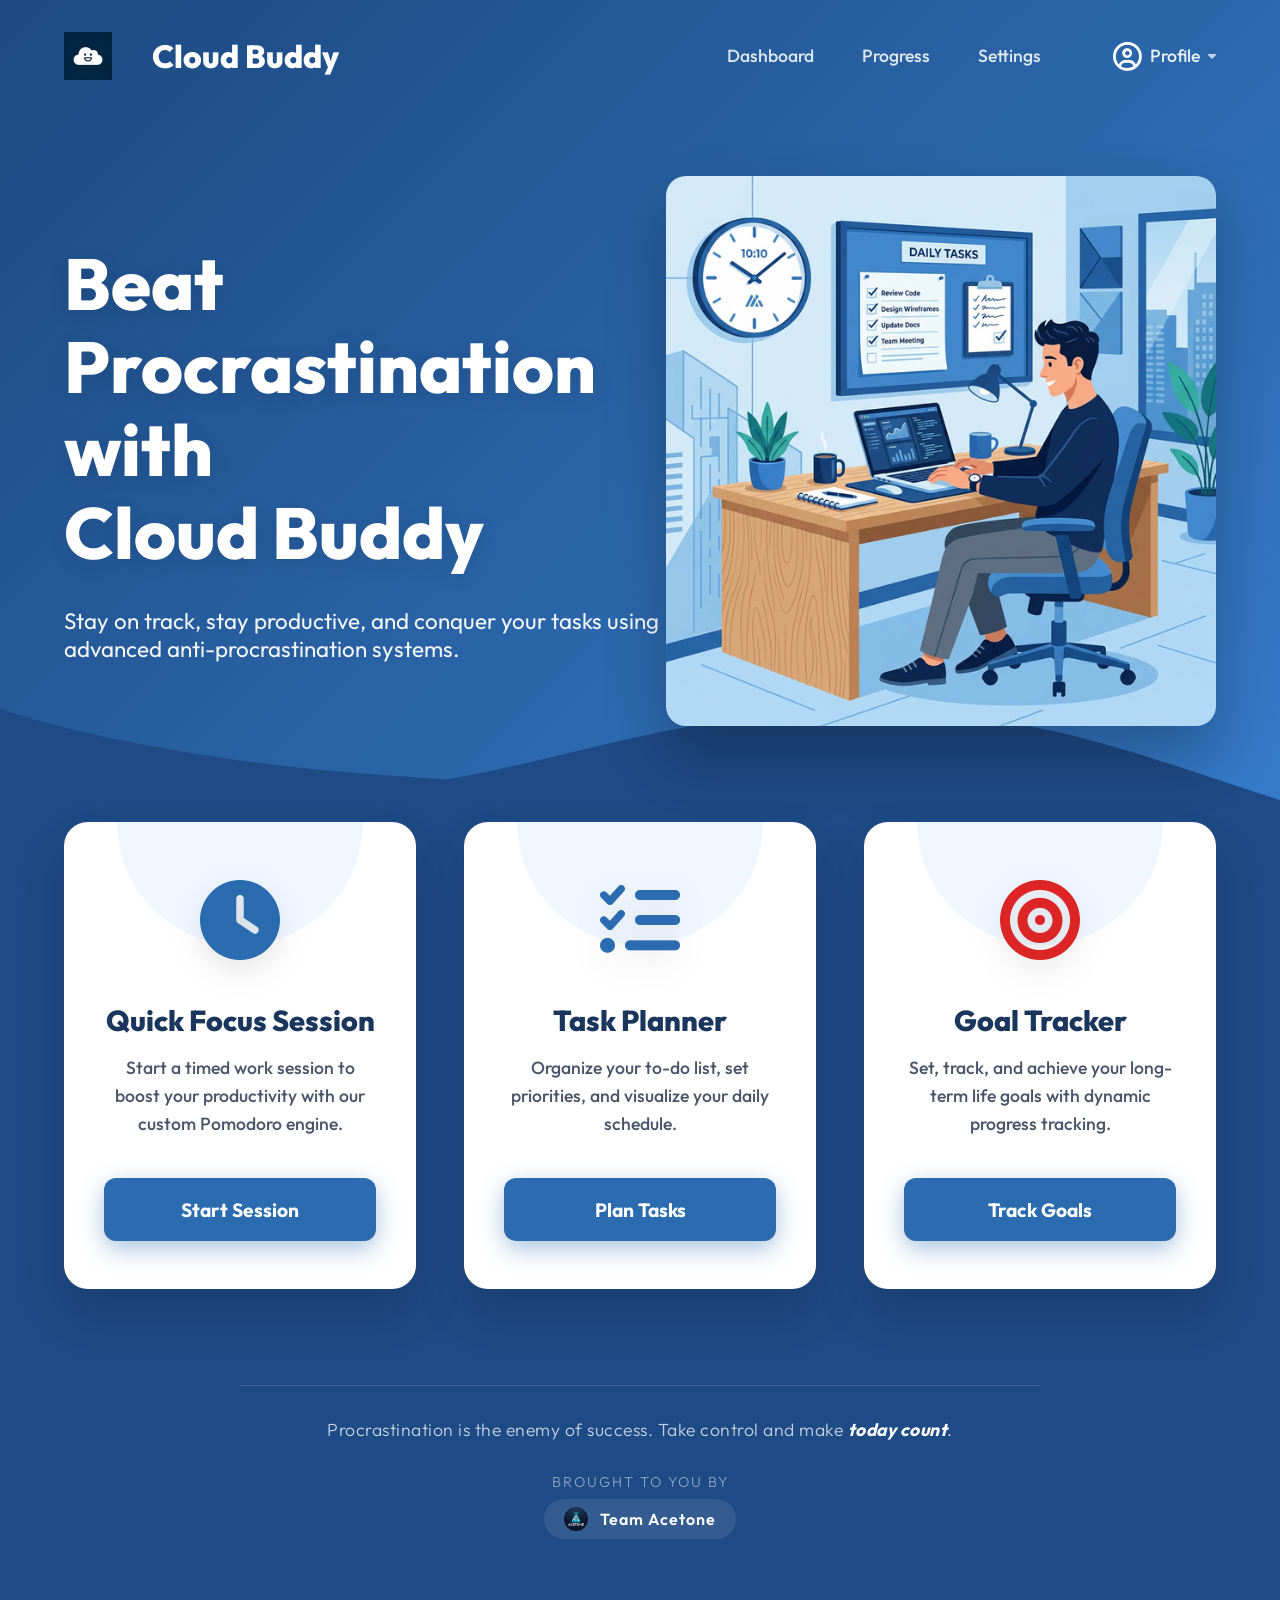
<file: templates/index.html>
<!DOCTYPE html>
<html lang="en">

<head>
    <meta charset="UTF-8">
    <meta name="viewport" content="width=device-width, initial-scale=1.0">
    <title>Cloud Buddy - Beat Procrastination</title>
    <!-- Use standard static links relative to the root for Flask -->
    <link rel="stylesheet" href="/static/css/style.css">
    <!-- Google Fonts -->
    <link rel="preconnect" href="https://fonts.googleapis.com">
    <link rel="preconnect" href="https://fonts.gstatic.com" crossorigin>
    <link
        href="https://fonts.googleapis.com/css2?family=Inter:wght@400;500;600;700;800&family=Outfit:wght@300;400;500;600;700;800&display=swap"
        rel="stylesheet">
    <!-- Font Awesome -->
    <link rel="stylesheet" href="https://cdnjs.cloudflare.com/ajax/libs/font-awesome/6.4.0/css/all.min.css">
</head>

<body>
    <div class="top-background">
        <nav class="navbar">
            <div class="logo">
                <img src="/static/img/cloud-logo.png" alt="Cloud Logo" class="brand-logo-img">
                <span>Cloud Buddy</span>
            </div>
            <div class="nav-links">
                <a href="/dashboard">Dashboard</a>
                <a href="/progress">Progress</a>
                <a href="/dashboard">Settings</a>
                <div class="user-profile">
                    <a href="/login"
                        style="text-decoration:none; color:inherit; display:flex; align-items:center; gap:8px;">
                        <i class="fa-regular fa-circle-user profile-icon"></i>
                        <span>Profile</span>
                        <i class="fa-solid fa-caret-down nav-caret"></i>
                    </a>
                </div>
            </div>
        </nav>

        <main class="hero">
            <div class="hero-content">
                <h1>Beat Procrastination with<br>Cloud Buddy</h1>
                <p>Stay on track, stay productive, and conquer your tasks using advanced anti-procrastination systems.
                </p>
            </div>
            <div class="hero-illustration">
                <!-- Our illustration from generate_image -->
                <img src="/static/img/hero.png" alt="Productive Person Illustration">
            </div>
        </main>

        <!-- The curved divider -->
        <div class="wave">
            <svg data-name="Layer 1" xmlns="http://www.w3.org/2000/svg" viewBox="0 0 1200 120"
                preserveAspectRatio="none">
                <path
                    d="M321.39,56.44c58-10.79,114.16-30.13,172-41.86,82.39-16.72,168.19-17.73,250.45-.39C823.78,31,906.67,72,985.66,92.83c70.05,18.48,146.53,26.09,214.34,3V120H0V0C73.23,26.54,166.75,41.9,235.1,49.26C263.29,52.32,291.89,53.86,321.39,56.44Z"
                    class="shape-fill"></path>
            </svg>
        </div>
    </div>

    <!-- The background below wave is exactly matching the wave path color var(--wave-fill) -->
    <div class="bottom-section">
        <section class="cards-section">
            <div class="card">
                <div class="card-icon-container">
                    <div class="card-icon blue"><i class="fa-solid fa-clock"></i></div>
                </div>
                <h2>Quick Focus Session</h2>
                <p>Start a timed work session to boost your productivity with our custom Pomodoro engine.</p>
                <button class="card-btn btn-blue">Start Session</button>
            </div>

            <div class="card">
                <div class="card-icon-container">
                    <div class="card-icon blue"><i class="fa-solid fa-list-check"></i></div>
                </div>
                <h2>Task Planner</h2>
                <p>Organize your to-do list, set priorities, and visualize your daily schedule.</p>
                <button class="card-btn btn-blue">Plan Tasks</button>
            </div>

            <div class="card">
                <div class="card-icon-container">
                    <div class="card-icon red"><i class="fa-solid fa-bullseye"></i></div>
                </div>
                <h2>Goal Tracker</h2>
                <p>Set, track, and achieve your long-term life goals with dynamic progress tracking.</p>
                <button class="card-btn btn-blue">Track Goals</button>
            </div>
        </section>

        <footer>
            <div class="footer-line"></div>
            <p>Procrastination is the enemy of success. Take control and make <strong>today count</strong>.</p>
            <div class="team-branding">
                <p>Brought to you by</p>
                <div class="team-logo-container">
                    <img src="/static/img/acetone-logo.png" alt="Team Acetone Logo">
                    <span>Team Acetone</span>
                </div>
            </div>
        </footer>
    </div>

    <script src="/static/js/main.js"></script>
</body>

</html>
</file>
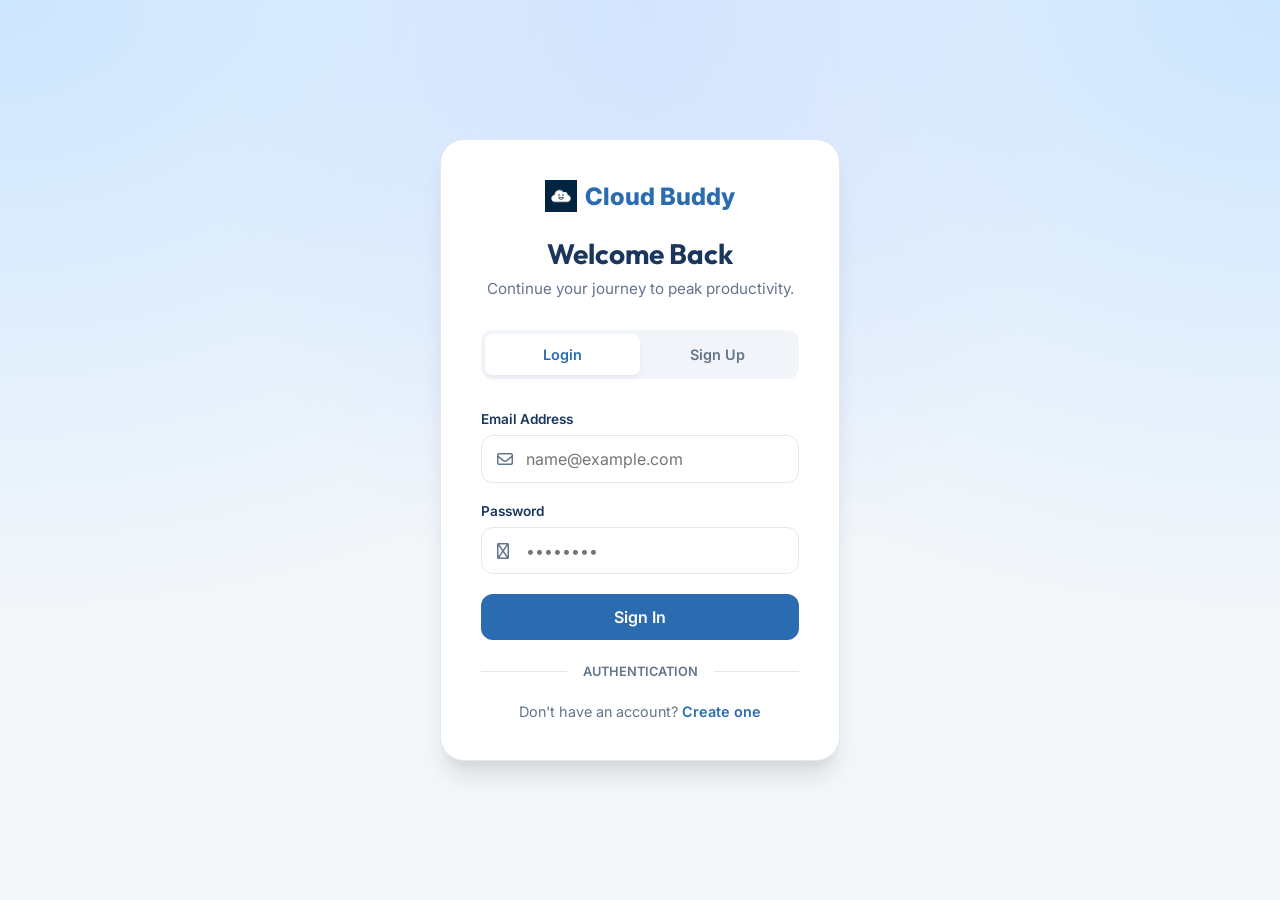
<file: templates/auth.html>
<!DOCTYPE html>
<html lang="en">

<head>
    <meta charset="UTF-8">
    <meta name="viewport" content="width=device-width, initial-scale=1.0">
    <title>Cloud Buddy - Authentication</title>
    <!-- Use standard static links relative to the root for Flask -->
    <link rel="stylesheet" href="/static/css/auth.css">
    <!-- Google Fonts -->
    <link rel="preconnect" href="https://fonts.googleapis.com">
    <link rel="preconnect" href="https://fonts.gstatic.com" crossorigin>
    <link
        href="https://fonts.googleapis.com/css2?family=Inter:wght@400;500;600;700;800&family=Outfit:wght@300;400;500;600;700;800&display=swap"
        rel="stylesheet">
    <!-- Font Awesome -->
    <link rel="stylesheet" href="https://cdnjs.cloudflare.com/ajax/libs/font-awesome/6.4.0/css/all.min.css">
</head>

<body>
    <div class="auth-container">
        <div class="auth-box">
            <div class="auth-header">
                <div class="logo">
                    <img src="/static/img/cloud-logo.png" alt="Cloud Logo" class="brand-logo-img">
                    <span>Cloud Buddy</span>
                </div>
                <h1 id="auth-title">Welcome Back</h1>
                <p id="auth-subtitle">Continue your journey to peak productivity.</p>
            </div>

            <div class="auth-toggle">
                <button id="login-toggle" class="active">Login</button>
                <button id="signup-toggle">Sign Up</button>
            </div>

            <form id="auth-form">
                <div class="form-group" id="name-group" style="display: none;">
                    <label for="name">Username</label>
                    <div class="input-wrapper">
                        <i class="fa-regular fa-user"></i>
                        <input type="text" id="name" placeholder="john_doe_99">
                    </div>
                </div>
                <div class="form-group">
                    <label for="email">Email Address</label>
                    <div class="input-wrapper">
                        <i class="fa-regular fa-envelope"></i>
                        <input type="email" id="email" placeholder="name@example.com" required>
                    </div>
                </div>
                <div class="form-group">
                    <label for="password">Password</label>
                    <div class="input-wrapper">
                        <i class="fa-regular fa-lock"></i>
                        <input type="password" id="password" placeholder="••••••••" required>
                    </div>
                </div>

                <button type="submit" class="btn btn-primary w-100" id="submit-btn">Sign In</button>
            </form>

            <div class="divider">
                <span>AUTHENTICATION</span>
            </div>

            <p class="auth-footer">
                <span id="switch-text">Don't have an account?</span>
                <a href="#" id="auth-switch">Create one</a>
            </p>
        </div>
    </div>

    <script src="/static/js/auth.js"></script>
</body>

</html>
</file>
<file: static/css/style.css>
:root {
    --text-main: #ffffff;
    --text-card-title: #1a365d;
    --text-card-desc: #4a5568;
    --btn-bg: #2b6cb0;
    --btn-hover: #1e4a85;

    /* Main brand colors from the image */
    --top-bg-start: #1c4980;
    --top-bg-end: #367ccb;
    --wave-fill: #1e4a85;
}

* {
    margin: 0;
    padding: 0;
    box-sizing: border-box;
    font-family: 'Outfit', sans-serif;
}

body {
    background: var(--wave-fill);
    /* Base fallback */
    color: var(--text-main);
    min-height: 100vh;
    display: flex;
    flex-direction: column;
}

/* --- Top Area with Gradient --- */
.top-background {
    background: linear-gradient(135deg, var(--top-bg-start) 0%, var(--top-bg-end) 100%);
    position: relative;
    padding-bottom: 0;
}

/* Navbar */
.navbar {
    display: flex;
    justify-content: space-between;
    align-items: center;
    padding: 2rem 4rem;
    max-width: 1400px;
    margin: 0 auto;
    width: 100%;
}

.logo {
    display: flex;
    align-items: center;
    position: relative;
    font-size: 2rem;
    font-weight: 800;
}

.logo span {
    margin-left: 2.5rem;
}

.logo i.fa-cloud {
    font-size: 2.8rem;
    position: absolute;
    left: 0;
}

.nav-links {
    display: flex;
    align-items: center;
    gap: 3rem;
    font-size: 1.1rem;
    font-weight: 500;
}

.nav-links a {
    color: rgba(255, 255, 255, 0.85);
    text-decoration: none;
    transition: color 0.3s;
}

.nav-links a:hover,
.nav-links a.active {
    color: #ffffff;
}

.user-profile {
    display: flex;
    align-items: center;
    gap: 0.8rem;
    margin-left: 1.5rem;
    cursor: pointer;
}

.user-profile span {
    color: rgba(255, 255, 255, 0.9);
}

.profile-icon {
    font-size: 1.8rem;
    color: #ffffff;
}

.nav-caret {
    font-size: 0.8rem;
    color: rgba(255, 255, 255, 0.7);
}

/* Hero Section */
.hero {
    display: flex;
    justify-content: space-between;
    align-items: center;
    padding: 4rem 4rem 8rem 4rem;
    /* Bottom padding gives room for wave */
    max-width: 1400px;
    margin: 0 auto;
    width: 100%;
    position: relative;
    z-index: 2;
}

.hero-content h1 {
    font-size: 4.5rem;
    font-family: 'Outfit', sans-serif;
    font-weight: 800;
    line-height: 1.15;
    margin-bottom: 2rem;
    text-shadow: 0 4px 20px rgba(0, 0, 0, 0.1);
}

.hero-content p {
    font-size: 1.4rem;
    font-weight: 400;
    color: rgba(255, 255, 255, 0.95);
    max-width: 600px;
}

.hero-illustration {
    flex-shrink: 0;
    width: 550px;
    height: auto;
}

.hero-illustration img {
    width: 100%;
    border-radius: 20px;
    box-shadow: 0 30px 60px rgba(0, 0, 0, 0.25);
    transition: transform 0.3s ease;
}

.hero-illustration img:hover {
    transform: translateY(-10px);
}

/* Curvey Wave SVG */
.wave {
    position: absolute;
    bottom: -1px;
    left: 0;
    width: 100%;
    overflow: hidden;
    line-height: 0;
    z-index: 1;
}

.wave svg {
    display: block;
    width: calc(130% + 1.3px);
    height: 150px;
}

.wave .shape-fill {
    fill: var(--wave-fill);
}

/* --- Bottom Area --- */
.bottom-section {
    background: var(--wave-fill);
    flex-grow: 1;
    display: flex;
    flex-direction: column;
}

/* Cards Section */
.cards-section {
    display: grid;
    grid-template-columns: repeat(3, 1fr);
    gap: 3rem;
    padding: 4rem 4rem 6rem 4rem;
    max-width: 1400px;
    margin: -100px auto 0 auto;
    /* Pull it slightly into the wave area for depth */
    width: 100%;
    position: relative;
    z-index: 3;
}

.card {
    background: #ffffff;
    border-radius: 24px;
    padding: 3rem 2.5rem;
    text-align: center;
    box-shadow: 0 25px 50px rgba(0, 0, 0, 0.15);
    display: flex;
    flex-direction: column;
    align-items: center;
    transition: transform 0.4s ease, box-shadow 0.4s ease;

    /* Simulate the subtle wavy background inside the card top */
    background-image: radial-gradient(circle at top center, #f0f7ff 0%, #f0f7ff 40%, transparent 40.5%);
    background-size: 100% 250px;
    background-repeat: no-repeat;
    position: relative;
    overflow: hidden;
}

.card:hover {
    transform: translateY(-15px);
    box-shadow: 0 35px 60px rgba(0, 0, 0, 0.2);
}

.card-icon-container {
    height: 100px;
    margin-bottom: 2rem;
    display: flex;
    align-items: center;
    justify-content: center;
    position: relative;
    z-index: 2;
}

.card-icon {
    font-size: 5rem;
    filter: drop-shadow(0 10px 15px rgba(0, 0, 0, 0.1));
}

.card-icon.blue {
    color: #2b6cb0;
}

.card-icon.red {
    color: #dc2626;
}

.card h2 {
    color: var(--text-card-title);
    font-size: 1.8rem;
    font-weight: 800;
    margin-bottom: 1rem;
    position: relative;
    z-index: 2;
}

.card p {
    color: var(--text-card-desc);
    font-size: 1.1rem;
    line-height: 1.6;
    margin-bottom: 2.5rem;
    flex-grow: 1;
    font-weight: 500;
    position: relative;
    z-index: 2;
}

.card-btn {
    background: var(--btn-bg);
    color: white;
    border: none;
    border-radius: 12px;
    padding: 1.2rem 2.5rem;
    font-size: 1.2rem;
    font-weight: 700;
    cursor: pointer;
    width: 100%;
    transition: all 0.3s;
    box-shadow: 0 8px 25px rgba(43, 108, 176, 0.4);
    position: relative;
    z-index: 2;
}

.card-btn:hover {
    background: var(--btn-hover);
    transform: translateY(-3px) scale(1.02);
    box-shadow: 0 12px 30px rgba(43, 108, 176, 0.5);
}

/* Footer Section */
footer {
    padding: 0 4rem 4rem 4rem;
    text-align: center;
    margin-top: auto;
}

.footer-line {
    width: 100%;
    max-width: 800px;
    height: 1px;
    background: rgba(255, 255, 255, 0.15);
    margin: 0 auto 2rem auto;
}

footer p {
    font-size: 1.1rem;
    color: rgba(255, 255, 255, 0.75);
    font-weight: 300;
    letter-spacing: 0.5px;
    margin-bottom: 2rem;
}

footer strong {
    font-weight: 700;
    color: #ffffff;
    font-style: italic;
}

.brand-logo-img {
    height: 48px;
    object-fit: contain;
}

/* Team Acetone Branding */
.team-branding {
    display: flex;
    flex-direction: column;
    align-items: center;
    justify-content: center;
    margin-top: 1rem;
}

.team-branding p {
    font-size: 0.9rem;
    margin-bottom: 0.5rem;
    color: rgba(255, 255, 255, 0.5);
    text-transform: uppercase;
    letter-spacing: 2px;
}

.team-logo-container {
    display: flex;
    align-items: center;
    gap: 0.8rem;
    background: rgba(255, 255, 255, 0.1);
    padding: 0.5rem 1.2rem;
    border-radius: 50px;
    backdrop-filter: blur(5px);
}

.team-logo-container img {
    height: 24px;
    width: 24px;
    border-radius: 50%;
    object-fit: cover;
}

.team-logo-container span {
    color: #ffffff;
    font-weight: 600;
    font-size: 1rem;
    letter-spacing: 1px;
}

/* Responsiveness */
@media (max-width: 1200px) {
    .cards-section {
        grid-template-columns: repeat(2, 1fr);
    }

    .hero {
        padding: 3rem 2rem 6rem 2rem;
    }

    .hero-content h1 {
        font-size: 3.5rem;
    }
}

@media (max-width: 900px) {
    .hero {
        flex-direction: column;
        text-align: center;
        padding-top: 2rem;
    }

    .hero-content p {
        margin: 0 auto 3rem auto;
    }

    .cards-section {
        grid-template-columns: 1fr;
        padding: 2rem 2rem 4rem 2rem;
        margin-top: -50px;
    }

    .nav-links {
        display: none;
    }

    .logo {
        margin: 0 auto;
    }
}
</file>
<file: static/css/auth.css>
:root {
    --bg-color: #f4f7fa;
    --primary: #2b6cb0;
    --primary-hover: #1e4a84;
    --text-main: #1a365d;
    --text-muted: #64748b;
    --card-bg: #ffffff;
    --border-color: #e2e8f0;
}

* {
    margin: 0;
    padding: 0;
    box-sizing: border-box;
    font-family: 'Inter', sans-serif;
}

body {
    background: var(--bg-color);
    background-image:
        radial-gradient(at 0% 0%, hsla(210, 100%, 90%, 1) 0, transparent 50%),
        radial-gradient(at 50% 0%, hsla(220, 100%, 92%, 1) 0, transparent 50%),
        radial-gradient(at 100% 0%, hsla(210, 100%, 90%, 1) 0, transparent 50%);
    height: 100vh;
    display: flex;
    align-items: center;
    justify-content: center;
    color: var(--text-main);
}

.auth-container {
    width: 100%;
    max-width: 440px;
    padding: 20px;
}

.auth-box {
    background: var(--card-bg);
    padding: 2.5rem;
    border-radius: 24px;
    box-shadow: 0 20px 25px -5px rgba(0, 0, 0, 0.1), 0 10px 10px -5px rgba(0, 0, 0, 0.04);
    border: 1px solid var(--border-color);
}

.auth-header {
    text-align: center;
    margin-bottom: 2rem;
}

.auth-header .logo {
    display: flex;
    align-items: center;
    justify-content: center;
    gap: 0.5rem;
    margin-bottom: 1.5rem;
    font-family: 'Outfit', sans-serif;
    font-weight: 800;
    font-size: 1.5rem;
    color: var(--primary);
}

.brand-logo-img {
    height: 32px;
}

.auth-header h1 {
    font-family: 'Outfit', sans-serif;
    font-size: 1.75rem;
    font-weight: 700;
    margin-bottom: 0.5rem;
}

.auth-header p {
    color: var(--text-muted);
    font-size: 0.95rem;
}

.auth-toggle {
    display: flex;
    background: #f1f5f9;
    padding: 4px;
    border-radius: 12px;
    margin-bottom: 2rem;
}

.auth-toggle button {
    flex: 1;
    border: none;
    background: none;
    padding: 0.75rem;
    font-weight: 600;
    font-size: 0.9rem;
    cursor: pointer;
    border-radius: 8px;
    transition: all 0.2s;
    color: var(--text-muted);
}

.auth-toggle button.active {
    background: white;
    color: var(--primary);
    box-shadow: 0 4px 6px -1px rgba(0, 0, 0, 0.05);
}

.form-group {
    margin-bottom: 1.25rem;
}

.form-group label {
    display: block;
    font-size: 0.85rem;
    font-weight: 600;
    margin-bottom: 0.5rem;
    color: var(--text-main);
}

.input-wrapper {
    position: relative;
    display: flex;
    align-items: center;
}

.input-wrapper i {
    position: absolute;
    left: 1rem;
    color: var(--text-muted);
    font-size: 1rem;
}

.input-wrapper input {
    width: 100%;
    padding: 0.8rem 1rem 0.8rem 2.75rem;
    border: 1px solid var(--border-color);
    border-radius: 12px;
    outline: none;
    font-size: 1rem;
    transition: border-color 0.2s, box-shadow 0.2s;
}

.input-wrapper input:focus {
    border-color: var(--primary);
    box-shadow: 0 0 0 4px rgba(43, 108, 176, 0.1);
}

.btn {
    padding: 0.8rem 1.5rem;
    border-radius: 12px;
    border: none;
    font-weight: 600;
    cursor: pointer;
    transition: all 0.2s;
    font-size: 1rem;
    display: flex;
    align-items: center;
    justify-content: center;
    gap: 0.75rem;
}

.btn-primary {
    background: var(--primary);
    color: white;
}

.btn-primary:hover {
    background: var(--primary-hover);
    transform: translateY(-1px);
}

.btn-google {
    background: white;
    color: var(--text-main);
    border: 1px solid var(--border-color);
}

.btn-google:hover {
    background: #f8fafc;
    border-color: #cbd5e1;
}

.btn-google img {
    height: 18px;
}

.divider {
    display: flex;
    align-items: center;
    text-align: center;
    margin: 1.5rem 0;
    color: var(--text-muted);
    font-size: 0.8rem;
    font-weight: 600;
}

.divider::before,
.divider::after {
    content: '';
    flex: 1;
    border-bottom: 1px solid var(--border-color);
}

.divider span {
    padding: 0 1rem;
}

.auth-footer {
    text-align: center;
    margin-top: 1.5rem;
    font-size: 0.9rem;
    color: var(--text-muted);
}

.auth-footer a {
    color: var(--primary);
    text-decoration: none;
    font-weight: 600;
}

.auth-footer a:hover {
    text-decoration: underline;
}

.w-100 {
    width: 100%;
}
</file>
